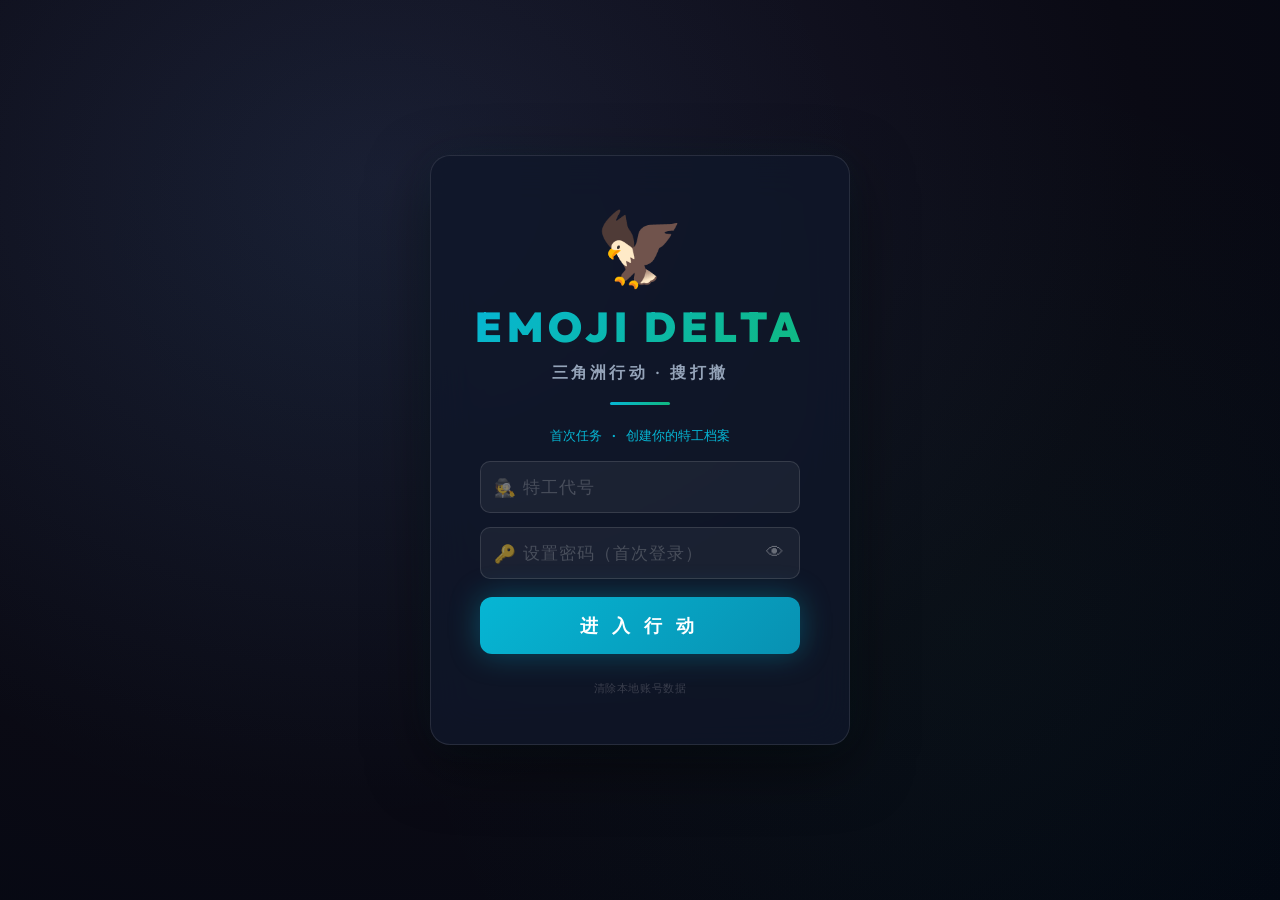
<file: client/index.html>
<!DOCTYPE html>
<html lang="zh-CN">
<head>
  <meta charset="UTF-8">
  <meta name="viewport" content="width=device-width, initial-scale=1.0">
  <title>Emoji Delta - 2D 搜打撤</title>
  <meta name="description" content="硬核 2D 搜打撤游戏，基于 HTML5 Canvas 与 Unicode Emoji。">
  <link rel="stylesheet" href="fonts/fonts.css">
  <link rel="stylesheet" href="style.css">
</head>
<body>
  <!-- Game Canvas -->
  <canvas id="gameCanvas"></canvas>

  <!-- Login Screen -->
  <div id="login-screen" class="login-container">
    <div class="login-bg-pattern"></div>
    <div class="login-card">
      <div class="login-logo">🦅</div>
      <h1 class="login-title">EMOJI DELTA</h1>
      <p class="login-subtitle">三角洲行动 · 搜打撤</p>
      <div class="login-divider"></div>
      <p id="login-greeting" class="login-greeting"></p>
      <div class="login-field">
        <span class="login-field-icon">🕵️</span>
        <input id="username-input" class="login-input" type="text" placeholder="特工代号" maxlength="16" autocomplete="off">
      </div>
      <div class="login-field">
        <span class="login-field-icon">🔑</span>
        <input id="password-input" class="login-input" type="password" placeholder="输入密码" maxlength="32" autocomplete="off">
        <button id="password-toggle" class="login-eye" type="button" tabindex="-1">👁</button>
      </div>
      <p id="password-error" class="login-error hidden"></p>
      <button id="login-btn" class="login-btn">进 入 行 动</button>
      <p class="login-footer">
        <a id="clear-account" class="login-clear" href="#">清除本地账号数据</a>
      </p>
    </div>
  </div>

  <!-- Start Screen -->
  <div id="start-screen" class="start-container hidden">
    <div class="start-bg-grid"></div>
    <div class="start-content">
      <div class="start-emoji">🦅</div>
      <h1 class="start-title">EMOJI DELTA</h1>
      <p class="start-subtitle">三角洲行动 · 搜打撤</p>
      <div class="start-divider"></div>
      <div class="start-info">
        <div class="info-row"><span>🎯</span><span>搜索物资 · 消灭敌人 · 安全撤离</span></div>
        <div class="info-row"><span>🕹️</span><span>WASD 移动 | Shift 冲刺 | 鼠标瞄准射击</span></div>
        <div class="info-row"><span>🎒</span><span>F 拾取 | R 换弹 | Tab 背包 | 4 使用药品</span></div>
      </div>
      <div id="operator-cards" class="op-selector">
        <!-- Populated by initOperatorPicker() -->
      </div>
      <div id="map-select-row" style="display:flex;gap:10px;align-items:center;justify-content:center;width:100%;">
        <span style="font-size:0.8rem;color:var(--text-sub);">🗺️ 选择地图:</span>
        <select id="map-select" style="padding:6px 12px;background:rgba(255,255,255,0.06);border:1px solid rgba(255,255,255,0.15);border-radius:8px;color:var(--text-main);font-family:var(--font-mono);font-size:0.8rem;outline:none;cursor:pointer;">
          <option value="maps/factory_01.json">🏭 废弃工厂 Factory-01</option>
        </select>
        <span style="font-size:0.55rem;color:rgba(255,255,255,0.2);">用 tools/map-editor.html 自制更多地图</span>
      </div>
      <div id="loadout-panel" class="stash-panel">
        <div class="stash-header"><span>⚔️ 已装备 (带入局内)</span><span id="equip-capacity-text" class="stash-coins">容量: 12</span></div>
        <div id="equipped-grid" class="stash-grid"></div>
      </div>
      <div id="stash-panel" class="stash-panel">
        <div class="stash-header">
          <span>🏚️ 仓库</span>
          <span id="stash-coins" class="stash-coins">💰 0</span>
        </div>
        <div id="stash-grid" class="stash-grid"></div>
        <div class="stash-actions">
          <label class="stash-select-all"><input type="checkbox" id="stash-select-all"> 全选</label>
          <button id="stash-equip-selected" class="small-btn equip-btn" disabled>⚔️ 装备选中</button>
          <button id="stash-sell-selected" class="small-btn sell-btn" disabled>💸 出售选中</button>
          <button id="sell-all-btn" class="small-btn sell-btn">💸 全部出售</button>
        </div>
      </div>
      <div id="shop-panel" class="stash-panel">
        <div class="stash-header"><span>🏪 商店</span><span class="stash-coins">点击购买</span></div>
        <div id="shop-grid" class="shop-grid"></div>
      </div>
      <button id="deploy-btn" class="deploy-btn">部 署 行 动</button>
      <p class="start-version">Phase 4 · 局外经济系统</p>
    </div>
  </div>

  <!-- HUD Overlay -->
  <div id="hud" class="hidden">
    <!-- Top Bar -->
    <div class="top-bar">
      <div class="mission-info glass-panel">
        <span class="pulse-dot"></span>
        <div class="info-text">
          <div class="mission-title">区域：DELTA-01</div>
          <div class="mission-status">行动进行中</div>
        </div>
      </div>

      <div id="top-coins" class="top-coins glass-panel">💰 50,000</div>

      <div id="container-loot-panel" class="container-loot-panel glass-panel hidden">
        <div class="container-loot-header">
          <span id="container-loot-title">📦 容器物品</span>
          <button id="container-loot-close" class="container-loot-close">✕</button>
        </div>
        <div id="container-loot-grid" class="container-loot-grid"></div>
        <button id="container-loot-all" class="container-loot-all">全部拾取</button>
        <div id="container-loot-hint" class="nearby-hint">物品保留在容器中，可随时回来取</div>
      </div>

      <div id="nearby-loot-panel" class="nearby-panel glass-panel hidden">
        <div class="nearby-header">
          <span>📦 附近物品</span>
          <span id="nearby-count">0 件</span>
        </div>
        <div id="nearby-loot-list" class="nearby-list"></div>
        <div class="nearby-hint">H 关闭 | 点击物品拾取</div>
      </div>

      <div id="extraction-banner" class="glass-panel hidden">
        <div class="extract-icon">🚁</div>
        <div class="extract-content">
          <div class="extract-title">撤离进行中</div>
          <div class="extract-bar-container">
            <div id="extract-progress-bar" class="extract-bar"></div>
          </div>
          <div id="extract-time-text" class="extract-time">10.0s</div>
        </div>
      </div>
    </div>

    <!-- Interaction Prompt -->
    <div id="interaction-prompt" class="glass-panel hidden">
      <span class="key-badge">F</span>
      <span id="interaction-text">拾取 战利品箱</span>
    </div>

    <!-- Bottom Left: Stats -->
    <div class="stats-container glass-panel">
      <div class="stat-header">
        <span class="avatar-icon">🕵️</span>
        <div class="player-details">
          <div id="player-name" class="player-name">特工</div>
          <div id="armor-class-text" class="armor-class">护甲</div>
        </div>
      </div>
      <div class="stat-bars">
        <div class="bar-group">
          <div class="bar-label"><span>生命值</span><span id="hp-text">100/100</span></div>
          <div class="bar-track"><div id="hp-fill" class="bar-fill hp-fill" style="width:100%;"></div></div>
        </div>
        <div class="bar-group">
          <div class="bar-label"><span>护甲</span><span id="armor-text">80/80</span></div>
          <div class="bar-track"><div id="armor-fill" class="bar-fill armor-fill" style="width:100%;"></div></div>
        </div>
        <div class="bar-group">
          <div class="bar-label"><span>体力</span><span id="stamina-text">100%</span></div>
          <div class="bar-track"><div id="stamina-fill" class="bar-fill stamina-fill" style="width:100%;"></div></div>
        </div>
      </div>
    </div>

    <!-- Bottom Right: Weapon -->
    <div class="weapon-container glass-panel">
      <div class="weapon-info">
        <div class="weapon-icon" id="weapon-icon-emoji">🔫</div>
        <div class="weapon-specs">
          <div class="weapon-name" id="weapon-name-text">TAC-SMG (9x19mm)</div>
          <div class="fire-mode">全自动</div>
        </div>
      </div>
      <div class="ammo-display">
        <span id="ammo-current" class="ammo-big">30</span>
        <span class="ammo-slash">/</span>
        <span id="ammo-max" class="ammo-small">120</span>
      </div>
      <div id="reloading-msg" class="reloading-text hidden">装弹中...</div>
      <div class="weapon-slots">
        <span id="weapon-slot-1" class="wp-slot active">🔫</span>
        <span id="weapon-slot-2" class="wp-slot">—</span>
      </div>
      <div id="item-counts" class="item-counts">
        <span id="grenade-count">🧨 0</span>
        <span id="medkit-count">💊 0</span>
      </div>
    </div>

    <!-- Inventory Drawer -->
    <div id="inventory-drawer" class="glass-panel">
      <div class="inv-header">
        <span>🎒 战利品背包</span>
        <span id="loot-count">0 / 12</span>
      </div>
      <div id="loot-grid" class="inv-grid"></div>
    </div>

    <!-- Notification Feed -->
    <div id="notification-feed"></div>
  </div>

  <!-- Result Modal -->
  <div id="result-modal" class="modal-container hidden">
    <div class="modal-box glass-panel">
      <div class="result-icon">🏆</div>
      <h1 id="result-title">撤离成功</h1>
      <p id="result-desc">你已安全撤离。以下是带出的珍贵战利品：</p>
      <div class="summary-loot" id="summary-loot-container"></div>
      <button id="restart-btn" class="glow-btn">开始新对局</button>
    </div>
  </div>

  <script type="module" src="js/main.js"></script>
</body>
</html>
</file>
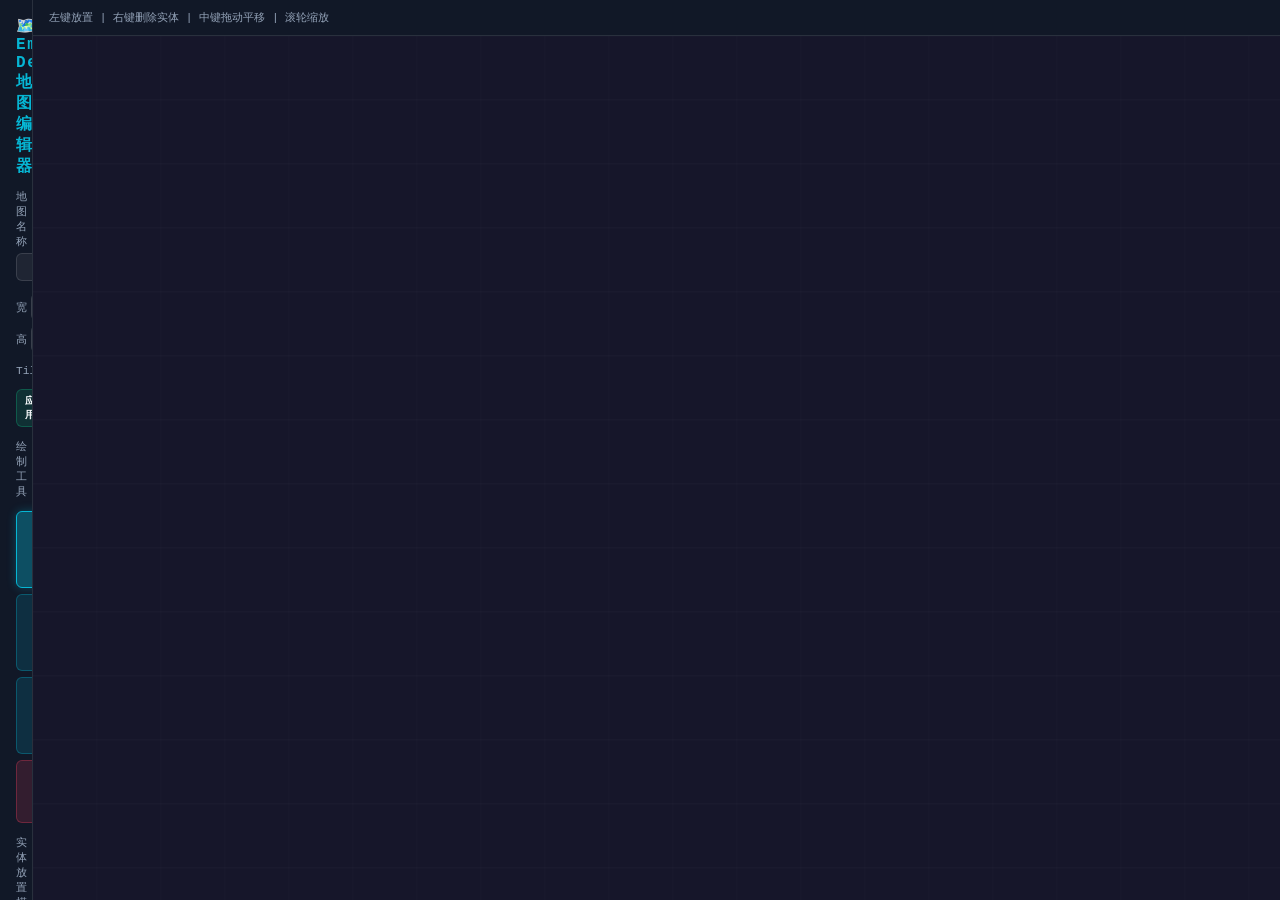
<file: tools/map-editor.html>
<!DOCTYPE html>
<html lang="zh-CN">
<head>
<meta charset="UTF-8">
<meta name="viewport" content="width=device-width, initial-scale=1.0">
<title>Emoji Delta 地图编辑器</title>
<style>
* { box-sizing: border-box; margin: 0; padding: 0; }
body { font-family: 'JetBrains Mono', 'Consolas', monospace; background: #0a0a14; color: #f8fafc; display: flex; height: 100vh; overflow: hidden; }
.sidebar { width: 300px; padding: 16px; background: #111827; border-right: 1px solid rgba(255,255,255,0.1); display: flex; flex-direction: column; gap: 12px; overflow-y: auto; }
.main { flex: 1; display: flex; flex-direction: column; }
.toolbar { padding: 10px 16px; background: #111827; border-bottom: 1px solid rgba(255,255,255,0.1); display: flex; gap: 10px; align-items: center; flex-wrap: wrap; }
.canvas-wrap { flex: 1; overflow: auto; position: relative; background: #030712; }
canvas { display: block; image-rendering: pixelated; }
h2 { font-size: 1rem; color: #06b6d4; letter-spacing: 0.1em; }
label { font-size: 0.7rem; color: #94a3b8; display: flex; flex-direction: column; gap: 4px; }
input, textarea, select, button { background: rgba(255,255,255,0.06); border: 1px solid rgba(255,255,255,0.12); border-radius: 6px; color: #f8fafc; padding: 6px 10px; font-family: inherit; font-size: 0.75rem; outline: none; }
input:focus, select:focus { border-color: #06b6d4; }
button { cursor: pointer; background: rgba(6,182,212,0.15); border-color: rgba(6,182,212,0.3); font-weight: 700; letter-spacing: 0.05em; transition: all 0.15s; }
button:hover { background: rgba(6,182,212,0.25); }
button.danger { background: rgba(244,63,94,0.15); border-color: rgba(244,63,94,0.3); }
button.danger:hover { background: rgba(244,63,94,0.25); }
button.green { background: rgba(16,185,129,0.15); border-color: rgba(16,185,129,0.3); }
.btn-row { display: flex; gap: 6px; flex-wrap: wrap; }
.tool-btn { padding: 6px 14px; font-size: 0.75rem; }
.tool-btn.active { background: rgba(6,182,212,0.35); border-color: #06b6d4; box-shadow: 0 0 10px rgba(6,182,212,0.3); }
.tile-label { display: inline-block; width: 16px; height: 16px; border-radius: 3px; margin-right: 4px; vertical-align: middle; }
.entity-list { max-height: 160px; overflow-y: auto; font-size: 0.7rem; }
.entity-item { padding: 4px 6px; border-radius: 4px; cursor: pointer; display: flex; justify-content: space-between; align-items: center; }
.entity-item:hover { background: rgba(255,255,255,0.06); }
.entity-item .del { color: #f43f5e; cursor: pointer; padding: 2px 6px; }
.stats { font-size: 0.7rem; color: #94a3b8; }
.stats span { color: #f59e0b; }
</style>
</head>
<body>
<div class="sidebar">
  <h2>🗺️ Emoji Delta 地图编辑器</h2>
  <label>地图名称 <input id="mapName" value="新地图"></label>
  <div class="btn-row" style="gap:4px;">
    <label style="flex-direction:row;align-items:center;gap:4px;">宽<input id="mapW" type="number" value="50" min="10" max="100" style="width:55px;"></label>
    <label style="flex-direction:row;align-items:center;gap:4px;">高<input id="mapH" type="number" value="38" min="10" max="80" style="width:55px;"></label>
    <label style="flex-direction:row;align-items:center;gap:4px;">Tile<input id="tileSize" type="number" value="64" min="32" max="128" style="width:55px;"></label>
    <button id="resizeBtn" class="green" style="padding:4px 8px;font-size:0.65rem;">应用</button>
  </div>

  <label>绘制工具</label>
  <div class="btn-row">
    <button id="toolEmpty" class="tool-btn active">⬜ 空地 (0)</button>
    <button id="toolWall" class="tool-btn">🧱 墙壁 (1)</button>
    <button id="toolTree" class="tool-btn">🌲 树木 (2)</button>
    <button id="toolErase" class="tool-btn danger">🗑️ 擦除</button>
  </div>

  <label>实体放置模式</label>
  <div class="btn-row">
    <button id="modeSpawn" class="tool-btn">🟢 出生点</button>
    <button id="modeContainer" class="tool-btn">📦 容器</button>
    <button id="modeExtract" class="tool-btn">🚁 撤离点</button>
    <button id="modePatrol" class="tool-btn">🔵 巡逻点</button>
  </div>

  <div id="entityExtra" style="display:none;">
    <label>队伍 <select id="spawnTeam"><option value="pmc">PMC</option><option value="scav">Scav</option></select></label>
    <label id="containerTypeLabel" style="display:none;">容器类型 <select id="containerType"><option value="filing_cabinet">🗄️ 文件柜</option><option value="wardrobe">🚪 衣柜</option><option value="safe">🔐 保险柜</option></select></label>
    <label id="extractSizeLabel" style="display:none;">撤离点大小 (tiles) <input id="extractW" type="number" value="3" min="1" max="6" style="width:55px;"> x <input id="extractH" type="number" value="3" min="1" max="6" style="width:55px;"></label>
  </div>

  <div class="stats">
    图块: <span id="statTiles">0</span> |
    出生点: <span id="statSpawns">0</span> |
    容器: <span id="statContainers">0</span> |
    撤离点: <span id="statExtracts">0</span>
  </div>

  <button id="exportBtn" class="green">📥 导出 JSON</button>
  <button id="importBtn">📤 导入 JSON</button>
  <input type="file" id="importFile" accept=".json" style="display:none;">
  <button id="clearBtn" class="danger">🗑️ 清空全部</button>

  <label>导入 JSON 文本
    <textarea id="importText" rows="4" placeholder="粘贴 JSON 到这里..." style="resize:vertical;"></textarea>
  </label>
  <button id="importTextBtn">从文本导入</button>
</div>

<div class="main">
  <div class="toolbar">
    <span style="font-size:0.7rem;color:#94a3b8;">左键放置 | 右键删除实体 | 中键拖动平移 | 滚轮缩放</span>
  </div>
  <div class="canvas-wrap">
    <canvas id="grid"></canvas>
  </div>
</div>

<script>
const canvas = document.getElementById('grid');
const ctx = canvas.getContext('2d');

// Default map data
let mapData = {
  name: '新地图',
  width: 50, height: 38, tileSize: 64,
  worldWidth: 3200, worldHeight: 2432,
  tiles: Array(38).fill(null).map(() => Array(50).fill(0)),
  spawns: [],
  containers: [],
  extractions: [],
  patrolNodes: [],
  lootPoints: []
};

// Drawing state
let currentTool = 0; // 0=empty, 1=wall, 2=tree
let placeMode = ''; // '', 'spawn', 'container', 'extract', 'patrol'
let zoom = 1;
let panX = 0, panY = 0;
let dragging = false, dragStartX = 0, dragStartY = 0;
let mouseTileX = -1, mouseTileY = -1;

function rebuildTiles(w, h) {
  const old = mapData.tiles;
  const newTiles = [];
  for (let y = 0; y < h; y++) {
    const row = [];
    for (let x = 0; x < w; x++) {
      row.push((old[y] && old[y][x] != null) ? old[y][x] : 0);
    }
    newTiles.push(row);
  }
  return newTiles;
}

function updateWorldSize() {
  mapData.worldWidth = mapData.width * mapData.tileSize;
  mapData.worldHeight = mapData.height * mapData.tileSize;
}

function resizeMap() {
  const w = parseInt(document.getElementById('mapW').value) || 50;
  const h = parseInt(document.getElementById('mapH').value) || 38;
  const ts = parseInt(document.getElementById('tileSize').value) || 64;
  mapData.width = w; mapData.height = h; mapData.tileSize = ts;
  mapData.tiles = rebuildTiles(w, h);
  updateWorldSize();
  render();
}

document.getElementById('resizeBtn').addEventListener('click', resizeMap);

// Generate initial tiles string array
function tilesToJSON() { return mapData.tiles.map(r => r.join(',')); }

function drawTile(x, y, val) {
  if (y >= 0 && y < mapData.height && x >= 0 && x < mapData.width) {
    mapData.tiles[y][x] = val;
  }
}

function addEntity(x, y) {
  switch (placeMode) {
    case 'spawn':
      mapData.spawns.push({ x, y, team: document.getElementById('spawnTeam').value });
      break;
    case 'container':
      mapData.containers.push({ x, y, type: document.getElementById('containerType').value });
      break;
    case 'extract':
      mapData.extractions.push({ x, y, w: parseInt(document.getElementById('extractW').value)||3, h: parseInt(document.getElementById('extractH').value)||3, name: '撤离点', emoji: '🚁' });
      break;
    case 'patrol':
      mapData.patrolNodes.push({ x, y, radius: 200 });
      break;
  }
  render();
}

function deleteEntityAt(x, y) {
  mapData.spawns = mapData.spawns.filter(s => s.x !== x || s.y !== y);
  mapData.containers = mapData.containers.filter(c => c.x !== x || c.y !== y);
  mapData.extractions = mapData.extractions.filter(e => e.x !== x || e.y !== y);
  mapData.patrolNodes = mapData.patrolNodes.filter(p => p.x !== x || p.y !== y);
  render();
  updateStats();
}

function clearAll() {
  if (!confirm('确定清空全部数据？')) return;
  mapData.tiles = Array(mapData.height).fill(null).map(() => Array(mapData.width).fill(0));
  mapData.spawns = [];
  mapData.containers = [];
  mapData.extractions = [];
  mapData.patrolNodes = [];
  mapData.lootPoints = [];
  render();
  updateStats();
}

function exportJSON() {
  const out = {
    name: document.getElementById('mapName').value || mapData.name,
    width: mapData.width, height: mapData.height, tileSize: mapData.tileSize,
    worldWidth: mapData.worldWidth, worldHeight: mapData.worldHeight,
    tiles: tilesToJSON(),
    spawns: mapData.spawns,
    lootPoints: mapData.lootPoints,
    containers: mapData.containers,
    patrolNodes: mapData.patrolNodes,
    extractions: mapData.extractions
  };
  const blob = new Blob([JSON.stringify(out, null, 2)], { type: 'application/json' });
  const url = URL.createObjectURL(blob);
  const a = document.createElement('a');
  a.href = url; a.download = (out.name.replace(/\s+/g,'_') || 'map') + '.json';
  a.click(); URL.revokeObjectURL(url);
}

function importJSON(json) {
  try {
    const data = typeof json === 'string' ? JSON.parse(json) : json;
    mapData.name = data.name || '未命名地图';
    mapData.width = data.width || 50;
    mapData.height = data.height || 38;
    mapData.tileSize = data.tileSize || 64;
    updateWorldSize();
    document.getElementById('mapName').value = mapData.name;
    document.getElementById('mapW').value = mapData.width;
    document.getElementById('mapH').value = mapData.height;
    document.getElementById('tileSize').value = mapData.tileSize;
    // Parse tiles
    if (Array.isArray(data.tiles) && data.tiles.length > 0) {
      if (typeof data.tiles[0] === 'string') {
        mapData.tiles = data.tiles.map(r => r.split(',').map(Number));
      } else {
        mapData.tiles = data.tiles;
      }
    }
    // Ensure correct dimensions
    while (mapData.tiles.length < mapData.height) mapData.tiles.push(Array(mapData.width).fill(0));
    mapData.tiles = mapData.tiles.slice(0, mapData.height).map(r => {
      while (r.length < mapData.width) r.push(0);
      return r.slice(0, mapData.width);
    });
    mapData.spawns = data.spawns || [];
    mapData.containers = data.containers || [];
    mapData.extractions = data.extractions || [];
    mapData.patrolNodes = data.patrolNodes || [];
    mapData.lootPoints = data.lootPoints || [];
    render();
    updateStats();
  } catch(e) { alert('JSON 解析失败: ' + e.message); }
}

document.getElementById('exportBtn').addEventListener('click', exportJSON);
document.getElementById('importBtn').addEventListener('click', () => document.getElementById('importFile').click());
document.getElementById('importFile').addEventListener('change', (e) => {
  const f = e.target.files[0];
  if (!f) return;
  const reader = new FileReader();
  reader.onload = () => { importJSON(reader.result); e.target.value = ''; };
  reader.readAsText(f);
});
document.getElementById('importTextBtn').addEventListener('click', () => {
  const text = document.getElementById('importText').value.trim();
  if (text) importJSON(text);
});
document.getElementById('clearBtn').addEventListener('click', clearAll);

// Tool buttons
document.getElementById('toolEmpty').addEventListener('click', () => { currentTool=0; updateToolUI(); });
document.getElementById('toolWall').addEventListener('click', () => { currentTool=1; updateToolUI(); });
document.getElementById('toolTree').addEventListener('click', () => { currentTool=2; updateToolUI(); });
function updateToolUI() {
  document.querySelectorAll('#toolEmpty,#toolWall,#toolTree').forEach(b => b.classList.remove('active'));
  if (currentTool === 0) document.getElementById('toolEmpty').classList.add('active');
  if (currentTool === 1) document.getElementById('toolWall').classList.add('active');
  if (currentTool === 2) document.getElementById('toolTree').classList.add('active');
  placeMode = '';
  updateModeUI();
}

// Mode buttons
function setMode(mode) {
  placeMode = (placeMode === mode) ? '' : mode;
  updateModeUI();
  document.getElementById('entityExtra').style.display = placeMode ? 'block' : 'none';
  document.getElementById('containerTypeLabel').style.display = placeMode === 'container' ? 'block' : 'none';
  document.getElementById('extractSizeLabel').style.display = placeMode === 'extract' ? 'block' : 'none';
}
document.getElementById('modeSpawn').addEventListener('click', () => setMode('spawn'));
document.getElementById('modeContainer').addEventListener('click', () => setMode('container'));
document.getElementById('modeExtract').addEventListener('click', () => setMode('extract'));
document.getElementById('modePatrol').addEventListener('click', () => setMode('patrol'));
function updateModeUI() {
  ['modeSpawn','modeContainer','modeExtract','modePatrol'].forEach(id => {
    const btn = document.getElementById(id);
    const mode = id.replace('mode','').toLowerCase();
    // map patrolNode → patrol
    const m = mode === 'patrol' ? 'patrol' : mode;
    btn.classList.toggle('active', placeMode === m || placeMode === (m==='patrol'?'patrol':m));
  });
}

function updateStats() {
  document.getElementById('statTiles').innerText = `${mapData.width}x${mapData.height}`;
  document.getElementById('statSpawns').innerText = mapData.spawns.length;
  document.getElementById('statContainers').innerText = mapData.containers.length;
  document.getElementById('statExtracts').innerText = mapData.extractions.length;
}

// Render
function render() {
  const ts = mapData.tileSize;
  const w = mapData.width * ts;
  const h = mapData.height * ts;
  canvas.width = w;
  canvas.height = h;
  canvas.style.width = (w * zoom) + 'px';
  canvas.style.height = (h * zoom) + 'px';

  ctx.clearRect(0, 0, w, h);

  // Grid
  for (let y = 0; y < mapData.height; y++) {
    for (let x = 0; x < mapData.width; x++) {
      const val = mapData.tiles[y][x];
      const px = x * ts, py = y * ts;
      if (val === 0) { ctx.fillStyle = '#16162a'; }
      else if (val === 1) { ctx.fillStyle = '#3d3d5c'; }
      else if (val === 2) { ctx.fillStyle = '#1a3a1a'; }
      ctx.fillRect(px, py, ts, ts);
      // Tile emoji
      if (val === 1) {
        ctx.fillStyle = '#888';
        ctx.font = `${ts*0.5}px sans-serif`;
        ctx.fillText('🧱', px+ts*0.12, py+ts*0.65);
      } else if (val === 2) {
        ctx.fillStyle = '#4a4';
        ctx.font = `${ts*0.5}px sans-serif`;
        ctx.fillText('🌲', px+ts*0.12, py+ts*0.65);
      }
      // Grid line
      ctx.strokeStyle = 'rgba(255,255,255,0.04)';
      ctx.lineWidth = 0.5;
      ctx.strokeRect(px, py, ts, ts);
    }
  }

  // Spawns
  for (const s of mapData.spawns) {
    const px = s.x * ts + ts/2, py = s.y * ts + ts/2;
    ctx.fillStyle = s.team === 'pmc' ? 'rgba(6,182,212,0.35)' : 'rgba(244,63,94,0.3)';
    ctx.beginPath(); ctx.arc(px, py, ts*0.35, 0, Math.PI*2); ctx.fill();
    ctx.fillStyle = '#fff'; ctx.font = `${ts*0.35}px sans-serif`;
    ctx.fillText(s.team==='pmc'?'🕵️':'🧟', px-ts*0.18, py+ts*0.12);
    // label
    ctx.fillStyle = 'rgba(255,255,255,0.6)'; ctx.font = `${ts*0.22}px monospace`;
    ctx.fillText(`${s.x},${s.y}`, px-ts*0.25, py-ts*0.45);
  }

  // Containers
  for (const c of mapData.containers) {
    const px = c.x * ts + ts/2, py = c.y * ts + ts/2;
    ctx.fillStyle = 'rgba(245,158,11,0.35)';
    ctx.fillRect(px-ts*0.35, py-ts*0.35, ts*0.7, ts*0.7);
    ctx.strokeStyle = 'rgba(245,158,11,0.6)'; ctx.lineWidth = 2;
    ctx.strokeRect(px-ts*0.35, py-ts*0.35, ts*0.7, ts*0.7);
    const emoji = { safe:'🔐', filing_cabinet:'🗄️', wardrobe:'🚪' }[c.type] || '📦';
    ctx.fillStyle = '#fff'; ctx.font = `${ts*0.4}px sans-serif`;
    ctx.fillText(emoji, px-ts*0.2, py+ts*0.15);
  }

  // Extractions
  for (const ext of mapData.extractions) {
    const px = ext.x * ts + ts/2, py = ext.y * ts + ts/2;
    const ew = (ext.w||3)*ts, eh = (ext.h||3)*ts;
    ctx.fillStyle = 'rgba(16,185,129,0.2)';
    ctx.fillRect(px-ew/2, py-eh/2, ew, eh);
    ctx.strokeStyle = 'rgba(16,185,129,0.5)'; ctx.lineWidth = 2; ctx.setLineDash([6,3]);
    ctx.strokeRect(px-ew/2, py-eh/2, ew, eh); ctx.setLineDash([]);
    ctx.fillStyle = '#fff'; ctx.font = `${ts*0.5}px sans-serif`;
    ctx.fillText(ext.emoji||'🚁', px-ts*0.2, py+ts*0.15);
    ctx.fillStyle = 'rgba(255,255,255,0.5)'; ctx.font = `${ts*0.2}px monospace`;
    ctx.fillText(ext.name||'', px-ts*0.4, py-eh/2-4);
  }

  // Patrol nodes
  for (const p of mapData.patrolNodes) {
    const px = p.x * ts + ts/2, py = p.y * ts + ts/2;
    ctx.strokeStyle = 'rgba(59,130,246,0.4)'; ctx.lineWidth = 1.5;
    ctx.beginPath(); ctx.arc(px, py, (p.radius||200)/ts*ts*0.3, 0, Math.PI*2); ctx.stroke();
    ctx.fillStyle = 'rgba(59,130,246,0.6)';
    ctx.beginPath(); ctx.arc(px, py, ts*0.15, 0, Math.PI*2); ctx.fill();
    ctx.fillStyle = '#fff'; ctx.font = `${ts*0.2}px monospace`;
    ctx.fillText(`P`, px-ts*0.12, py+ts*0.08);
  }

  // Mouse highlight
  if (mouseTileX >= 0 && mouseTileX < mapData.width && mouseTileY >= 0 && mouseTileY < mapData.height) {
    const px = mouseTileX * ts, py = mouseTileY * ts;
    ctx.strokeStyle = '#f59e0b'; ctx.lineWidth = 2;
    ctx.strokeRect(px+1, py+1, ts-2, ts-2);
  }
}

// Mouse handling
canvas.addEventListener('mousedown', (e) => {
  if (e.button === 1) { dragging = true; dragStartX = e.clientX; dragStartY = e.clientY; return; }
  const rect = canvas.getBoundingClientRect();
  const mx = (e.clientX - rect.left) / zoom;
  const my = (e.clientY - rect.top) / zoom;
  const tx = Math.floor(mx / mapData.tileSize);
  const ty = Math.floor(my / mapData.tileSize);

  if (e.button === 0) { // left click
    if (placeMode) { addEntity(tx, ty); updateStats(); }
    else { drawTile(tx, ty, currentTool); render(); }
  } else if (e.button === 2) { // right click
    deleteEntityAt(tx, ty);
    e.preventDefault();
  }
});

canvas.addEventListener('mousemove', (e) => {
  if (dragging) {
    const wrap = document.querySelector('.canvas-wrap');
    wrap.scrollLeft -= (e.clientX - dragStartX);
    wrap.scrollTop -= (e.clientY - dragStartY);
    dragStartX = e.clientX; dragStartY = e.clientY;
    return;
  }
  const rect = canvas.getBoundingClientRect();
  const mx = (e.clientX - rect.left) / zoom;
  const my = (e.clientY - rect.top) / zoom;
  const tx = Math.floor(mx / mapData.tileSize);
  const ty = Math.floor(my / mapData.tileSize);
  if (tx !== mouseTileX || ty !== mouseTileY) {
    mouseTileX = tx; mouseTileY = ty;
    // Draw continuously if mouse is down
    if (e.buttons & 1 && !placeMode) { drawTile(tx, ty, currentTool); }
    render();
  }
});

canvas.addEventListener('mouseup', () => { dragging = false; });
canvas.addEventListener('mouseleave', () => { dragging = false; mouseTileX=-1; mouseTileY=-1; render(); });
canvas.addEventListener('contextmenu', e => e.preventDefault());
canvas.addEventListener('wheel', (e) => {
  e.preventDefault();
  const delta = e.deltaY > 0 ? -0.1 : 0.1;
  zoom = Math.max(0.2, Math.min(3, zoom + delta));
  render();
});

// Init
document.getElementById('mapName').value = mapData.name;
document.getElementById('mapW').value = mapData.width;
document.getElementById('mapH').value = mapData.height;
document.getElementById('tileSize').value = mapData.tileSize;
updateWorldSize();
updateStats();
render();
</script>
</body>
</html>
</file>
<file: client/fonts/fonts.css>
/* cyrillic-ext */
@font-face {
  font-family: 'Inter';
  font-style: normal;
  font-weight: 400;
  font-display: swap;
  src: url(UcCo3FwrK3iLTcvvYwYL8g.woff2) format('woff2');
  unicode-range: U+0460-052F, U+1C80-1C8A, U+20B4, U+2DE0-2DFF, U+A640-A69F, U+FE2E-FE2F;
}
/* cyrillic */
@font-face {
  font-family: 'Inter';
  font-style: normal;
  font-weight: 400;
  font-display: swap;
  src: url(UcCo3FwrK3iLTcvmYwYL8g.woff2) format('woff2');
  unicode-range: U+0301, U+0400-045F, U+0490-0491, U+04B0-04B1, U+2116;
}
/* greek-ext */
@font-face {
  font-family: 'Inter';
  font-style: normal;
  font-weight: 400;
  font-display: swap;
  src: url(UcCo3FwrK3iLTcvuYwYL8g.woff2) format('woff2');
  unicode-range: U+1F00-1FFF;
}
/* greek */
@font-face {
  font-family: 'Inter';
  font-style: normal;
  font-weight: 400;
  font-display: swap;
  src: url(UcCo3FwrK3iLTcvhYwYL8g.woff2) format('woff2');
  unicode-range: U+0370-0377, U+037A-037F, U+0384-038A, U+038C, U+038E-03A1, U+03A3-03FF;
}
/* vietnamese */
@font-face {
  font-family: 'Inter';
  font-style: normal;
  font-weight: 400;
  font-display: swap;
  src: url(UcCo3FwrK3iLTcvtYwYL8g.woff2) format('woff2');
  unicode-range: U+0102-0103, U+0110-0111, U+0128-0129, U+0168-0169, U+01A0-01A1, U+01AF-01B0, U+0300-0301, U+0303-0304, U+0308-0309, U+0323, U+0329, U+1EA0-1EF9, U+20AB;
}
/* latin-ext */
@font-face {
  font-family: 'Inter';
  font-style: normal;
  font-weight: 400;
  font-display: swap;
  src: url(UcCo3FwrK3iLTcvsYwYL8g.woff2) format('woff2');
  unicode-range: U+0100-02BA, U+02BD-02C5, U+02C7-02CC, U+02CE-02D7, U+02DD-02FF, U+0304, U+0308, U+0329, U+1D00-1DBF, U+1E00-1E9F, U+1EF2-1EFF, U+2020, U+20A0-20AB, U+20AD-20C0, U+2113, U+2C60-2C7F, U+A720-A7FF;
}
/* latin */
@font-face {
  font-family: 'Inter';
  font-style: normal;
  font-weight: 400;
  font-display: swap;
  src: url(UcCo3FwrK3iLTcviYwY.woff2) format('woff2');
  unicode-range: U+0000-00FF, U+0131, U+0152-0153, U+02BB-02BC, U+02C6, U+02DA, U+02DC, U+0304, U+0308, U+0329, U+2000-206F, U+20AC, U+2122, U+2191, U+2193, U+2212, U+2215, U+FEFF, U+FFFD;
}
/* cyrillic-ext */
@font-face {
  font-family: 'Inter';
  font-style: normal;
  font-weight: 600;
  font-display: swap;
  src: url(UcCo3FwrK3iLTcvvYwYL8g.woff2) format('woff2');
  unicode-range: U+0460-052F, U+1C80-1C8A, U+20B4, U+2DE0-2DFF, U+A640-A69F, U+FE2E-FE2F;
}
/* cyrillic */
@font-face {
  font-family: 'Inter';
  font-style: normal;
  font-weight: 600;
  font-display: swap;
  src: url(UcCo3FwrK3iLTcvmYwYL8g.woff2) format('woff2');
  unicode-range: U+0301, U+0400-045F, U+0490-0491, U+04B0-04B1, U+2116;
}
/* greek-ext */
@font-face {
  font-family: 'Inter';
  font-style: normal;
  font-weight: 600;
  font-display: swap;
  src: url(UcCo3FwrK3iLTcvuYwYL8g.woff2) format('woff2');
  unicode-range: U+1F00-1FFF;
}
/* greek */
@font-face {
  font-family: 'Inter';
  font-style: normal;
  font-weight: 600;
  font-display: swap;
  src: url(UcCo3FwrK3iLTcvhYwYL8g.woff2) format('woff2');
  unicode-range: U+0370-0377, U+037A-037F, U+0384-038A, U+038C, U+038E-03A1, U+03A3-03FF;
}
/* vietnamese */
@font-face {
  font-family: 'Inter';
  font-style: normal;
  font-weight: 600;
  font-display: swap;
  src: url(UcCo3FwrK3iLTcvtYwYL8g.woff2) format('woff2');
  unicode-range: U+0102-0103, U+0110-0111, U+0128-0129, U+0168-0169, U+01A0-01A1, U+01AF-01B0, U+0300-0301, U+0303-0304, U+0308-0309, U+0323, U+0329, U+1EA0-1EF9, U+20AB;
}
/* latin-ext */
@font-face {
  font-family: 'Inter';
  font-style: normal;
  font-weight: 600;
  font-display: swap;
  src: url(UcCo3FwrK3iLTcvsYwYL8g.woff2) format('woff2');
  unicode-range: U+0100-02BA, U+02BD-02C5, U+02C7-02CC, U+02CE-02D7, U+02DD-02FF, U+0304, U+0308, U+0329, U+1D00-1DBF, U+1E00-1E9F, U+1EF2-1EFF, U+2020, U+20A0-20AB, U+20AD-20C0, U+2113, U+2C60-2C7F, U+A720-A7FF;
}
/* latin */
@font-face {
  font-family: 'Inter';
  font-style: normal;
  font-weight: 600;
  font-display: swap;
  src: url(UcCo3FwrK3iLTcviYwY.woff2) format('woff2');
  unicode-range: U+0000-00FF, U+0131, U+0152-0153, U+02BB-02BC, U+02C6, U+02DA, U+02DC, U+0304, U+0308, U+0329, U+2000-206F, U+20AC, U+2122, U+2191, U+2193, U+2212, U+2215, U+FEFF, U+FFFD;
}
/* cyrillic-ext */
@font-face {
  font-family: 'Inter';
  font-style: normal;
  font-weight: 800;
  font-display: swap;
  src: url(UcCo3FwrK3iLTcvvYwYL8g.woff2) format('woff2');
  unicode-range: U+0460-052F, U+1C80-1C8A, U+20B4, U+2DE0-2DFF, U+A640-A69F, U+FE2E-FE2F;
}
/* cyrillic */
@font-face {
  font-family: 'Inter';
  font-style: normal;
  font-weight: 800;
  font-display: swap;
  src: url(UcCo3FwrK3iLTcvmYwYL8g.woff2) format('woff2');
  unicode-range: U+0301, U+0400-045F, U+0490-0491, U+04B0-04B1, U+2116;
}
/* greek-ext */
@font-face {
  font-family: 'Inter';
  font-style: normal;
  font-weight: 800;
  font-display: swap;
  src: url(UcCo3FwrK3iLTcvuYwYL8g.woff2) format('woff2');
  unicode-range: U+1F00-1FFF;
}
/* greek */
@font-face {
  font-family: 'Inter';
  font-style: normal;
  font-weight: 800;
  font-display: swap;
  src: url(UcCo3FwrK3iLTcvhYwYL8g.woff2) format('woff2');
  unicode-range: U+0370-0377, U+037A-037F, U+0384-038A, U+038C, U+038E-03A1, U+03A3-03FF;
}
/* vietnamese */
@font-face {
  font-family: 'Inter';
  font-style: normal;
  font-weight: 800;
  font-display: swap;
  src: url(UcCo3FwrK3iLTcvtYwYL8g.woff2) format('woff2');
  unicode-range: U+0102-0103, U+0110-0111, U+0128-0129, U+0168-0169, U+01A0-01A1, U+01AF-01B0, U+0300-0301, U+0303-0304, U+0308-0309, U+0323, U+0329, U+1EA0-1EF9, U+20AB;
}
/* latin-ext */
@font-face {
  font-family: 'Inter';
  font-style: normal;
  font-weight: 800;
  font-display: swap;
  src: url(UcCo3FwrK3iLTcvsYwYL8g.woff2) format('woff2');
  unicode-range: U+0100-02BA, U+02BD-02C5, U+02C7-02CC, U+02CE-02D7, U+02DD-02FF, U+0304, U+0308, U+0329, U+1D00-1DBF, U+1E00-1E9F, U+1EF2-1EFF, U+2020, U+20A0-20AB, U+20AD-20C0, U+2113, U+2C60-2C7F, U+A720-A7FF;
}
/* latin */
@font-face {
  font-family: 'Inter';
  font-style: normal;
  font-weight: 800;
  font-display: swap;
  src: url(UcCo3FwrK3iLTcviYwY.woff2) format('woff2');
  unicode-range: U+0000-00FF, U+0131, U+0152-0153, U+02BB-02BC, U+02C6, U+02DA, U+02DC, U+0304, U+0308, U+0329, U+2000-206F, U+20AC, U+2122, U+2191, U+2193, U+2212, U+2215, U+FEFF, U+FFFD;
}
/* cyrillic-ext */
@font-face {
  font-family: 'JetBrains Mono';
  font-style: normal;
  font-weight: 500;
  font-display: swap;
  src: url(tDbY2o-flEEny0FZhsfKu5WU4zr3E_BX0PnT8RD8-qxTN1OVgaY.woff2) format('woff2');
  unicode-range: U+0460-052F, U+1C80-1C8A, U+20B4, U+2DE0-2DFF, U+A640-A69F, U+FE2E-FE2F;
}
/* cyrillic */
@font-face {
  font-family: 'JetBrains Mono';
  font-style: normal;
  font-weight: 500;
  font-display: swap;
  src: url(tDbY2o-flEEny0FZhsfKu5WU4zr3E_BX0PnT8RD8-qxTPlOVgaY.woff2) format('woff2');
  unicode-range: U+0301, U+0400-045F, U+0490-0491, U+04B0-04B1, U+2116;
}
/* greek */
@font-face {
  font-family: 'JetBrains Mono';
  font-style: normal;
  font-weight: 500;
  font-display: swap;
  src: url(tDbY2o-flEEny0FZhsfKu5WU4zr3E_BX0PnT8RD8-qxTOVOVgaY.woff2) format('woff2');
  unicode-range: U+0370-0377, U+037A-037F, U+0384-038A, U+038C, U+038E-03A1, U+03A3-03FF;
}
/* vietnamese */
@font-face {
  font-family: 'JetBrains Mono';
  font-style: normal;
  font-weight: 500;
  font-display: swap;
  src: url(tDbY2o-flEEny0FZhsfKu5WU4zr3E_BX0PnT8RD8-qxTNVOVgaY.woff2) format('woff2');
  unicode-range: U+0102-0103, U+0110-0111, U+0128-0129, U+0168-0169, U+01A0-01A1, U+01AF-01B0, U+0300-0301, U+0303-0304, U+0308-0309, U+0323, U+0329, U+1EA0-1EF9, U+20AB;
}
/* latin-ext */
@font-face {
  font-family: 'JetBrains Mono';
  font-style: normal;
  font-weight: 500;
  font-display: swap;
  src: url(tDbY2o-flEEny0FZhsfKu5WU4zr3E_BX0PnT8RD8-qxTNFOVgaY.woff2) format('woff2');
  unicode-range: U+0100-02BA, U+02BD-02C5, U+02C7-02CC, U+02CE-02D7, U+02DD-02FF, U+0304, U+0308, U+0329, U+1D00-1DBF, U+1E00-1E9F, U+1EF2-1EFF, U+2020, U+20A0-20AB, U+20AD-20C0, U+2113, U+2C60-2C7F, U+A720-A7FF;
}
/* latin */
@font-face {
  font-family: 'JetBrains Mono';
  font-style: normal;
  font-weight: 500;
  font-display: swap;
  src: url(tDbY2o-flEEny0FZhsfKu5WU4zr3E_BX0PnT8RD8-qxTOlOV.woff2) format('woff2');
  unicode-range: U+0000-00FF, U+0131, U+0152-0153, U+02BB-02BC, U+02C6, U+02DA, U+02DC, U+0304, U+0308, U+0329, U+2000-206F, U+20AC, U+2122, U+2191, U+2193, U+2212, U+2215, U+FEFF, U+FFFD;
}
/* latin-ext */
@font-face {
  font-family: 'Outfit';
  font-style: normal;
  font-weight: 700;
  font-display: swap;
  src: url(QGYvz_MVcBeNP4NJuktqQ4E.woff2) format('woff2');
  unicode-range: U+0100-02BA, U+02BD-02C5, U+02C7-02CC, U+02CE-02D7, U+02DD-02FF, U+0304, U+0308, U+0329, U+1D00-1DBF, U+1E00-1E9F, U+1EF2-1EFF, U+2020, U+20A0-20AB, U+20AD-20C0, U+2113, U+2C60-2C7F, U+A720-A7FF;
}
/* latin */
@font-face {
  font-family: 'Outfit';
  font-style: normal;
  font-weight: 700;
  font-display: swap;
  src: url(QGYvz_MVcBeNP4NJtEtq.woff2) format('woff2');
  unicode-range: U+0000-00FF, U+0131, U+0152-0153, U+02BB-02BC, U+02C6, U+02DA, U+02DC, U+0304, U+0308, U+0329, U+2000-206F, U+20AC, U+2122, U+2191, U+2193, U+2212, U+2215, U+FEFF, U+FFFD;
}
/* latin-ext */
@font-face {
  font-family: 'Outfit';
  font-style: normal;
  font-weight: 900;
  font-display: swap;
  src: url(QGYvz_MVcBeNP4NJuktqQ4E.woff2) format('woff2');
  unicode-range: U+0100-02BA, U+02BD-02C5, U+02C7-02CC, U+02CE-02D7, U+02DD-02FF, U+0304, U+0308, U+0329, U+1D00-1DBF, U+1E00-1E9F, U+1EF2-1EFF, U+2020, U+20A0-20AB, U+20AD-20C0, U+2113, U+2C60-2C7F, U+A720-A7FF;
}
/* latin */
@font-face {
  font-family: 'Outfit';
  font-style: normal;
  font-weight: 900;
  font-display: swap;
  src: url(QGYvz_MVcBeNP4NJtEtq.woff2) format('woff2');
  unicode-range: U+0000-00FF, U+0131, U+0152-0153, U+02BB-02BC, U+02C6, U+02DA, U+02DC, U+0304, U+0308, U+0329, U+2000-206F, U+20AC, U+2122, U+2191, U+2193, U+2212, U+2215, U+FEFF, U+FFFD;
}
</file>
<file: client/style.css>
/* style.css - Tactical Design System for Emoji Delta */

:root {
  --bg-base: #090d16;
  --glass-bg: rgba(15, 23, 42, 0.65);
  --glass-border: rgba(255, 255, 255, 0.12);
  --glass-shadow: 0 8px 32px 0 rgba(0, 0, 0, 0.37);

  --accent-cyan: #06b6d4;
  --accent-emerald: #10b981;
  --accent-rose: #f43f5e;
  --accent-amber: #f59e0b;
  --accent-blue: #3b82f6;

  --text-main: #f8fafc;
  --text-sub: #94a3b8;

  --font-sans: 'Inter', sans-serif;
  --font-display: 'Outfit', sans-serif;
  --font-mono: 'JetBrains Mono', monospace;
}

* { box-sizing: border-box; margin: 0; padding: 0; user-select: none; }

body, html {
  width: 100%; height: 100%;
  overflow: hidden;
  background-color: var(--bg-base);
  font-family: var(--font-sans);
  color: var(--text-main);
}

/* Canvas */
#gameCanvas {
  position: absolute; top: 0; left: 0;
  width: 100%; height: 100%;
  z-index: 1; display: block; cursor: crosshair;
}

/* ========== LOGIN SCREEN ========== */
.login-container {
  position: absolute; top: 0; left: 0;
  width: 100%; height: 100%;
  z-index: 100;
  display: flex; align-items: center; justify-content: center;
  background: radial-gradient(ellipse at 30% 20%, #1a1a2e 0%, #0a0a14 60%, #030712 100%);
}

.login-bg-pattern {
  position: absolute; top: 0; left: 0;
  width: 100%; height: 100%;
  background-image:
    radial-gradient(circle at 25% 30%, rgba(6,182,212,0.04) 0%, transparent 50%),
    radial-gradient(circle at 75% 70%, rgba(16,185,129,0.04) 0%, transparent 50%);
  pointer-events: none;
}

.login-card {
  position: relative;
  display: flex; flex-direction: column; align-items: center;
  text-align: center; gap: 14px;
  width: 420px; max-width: 90%;
  padding: 48px 40px;
  background: rgba(15, 23, 42, 0.8);
  border: 1px solid rgba(255,255,255,0.1);
  border-radius: 20px;
  box-shadow: 0 20px 60px rgba(0,0,0,0.5), 0 0 40px rgba(6,182,212,0.06);
  backdrop-filter: blur(20px);
  animation: cardFadeIn 0.5s ease-out;
}

@keyframes cardFadeIn {
  from { opacity: 0; transform: translateY(20px); }
  to { opacity: 1; transform: translateY(0); }
}

@keyframes cardFadeOut {
  from { opacity: 1; transform: scale(1); }
  to { opacity: 0; transform: scale(0.95); }
}

.login-container.exiting .login-card {
  animation: cardFadeOut 0.35s ease-in forwards;
}

@keyframes shake {
  0%, 100% { transform: translateX(0); }
  20% { transform: translateX(-8px); }
  40% { transform: translateX(8px); }
  60% { transform: translateX(-6px); }
  80% { transform: translateX(4px); }
}

.login-card.shake {
  animation: shake 0.45s ease-in-out;
}

.login-logo {
  font-size: 4.5rem;
  animation: hoverFloat 3s infinite ease-in-out;
}

.login-title {
  font-family: var(--font-display);
  font-size: 2.6rem; font-weight: 900;
  letter-spacing: 0.12em;
  background: linear-gradient(135deg, var(--accent-cyan), var(--accent-emerald));
  -webkit-background-clip: text;
  -webkit-text-fill-color: transparent;
  margin: 0; line-height: 1;
}

.login-subtitle {
  font-size: 1rem; font-weight: 600;
  color: var(--text-sub);
  letter-spacing: 0.2em;
  margin: 0;
}

.login-divider {
  width: 60px; height: 3px;
  background: linear-gradient(90deg, var(--accent-cyan), var(--accent-emerald));
  border-radius: 2px; margin: 4px 0 8px;
}

.login-greeting {
  font-family: var(--font-mono);
  font-size: 0.8rem;
  color: var(--accent-cyan);
  margin: 0; min-height: 20px;
}

.login-field {
  position: relative;
  width: 100%; max-width: 320px;
  display: flex; align-items: center;
}

.login-field-icon {
  position: absolute; left: 14px; top: 50%;
  transform: translateY(-50%);
  font-size: 1.1rem; z-index: 2;
  opacity: 0.5; pointer-events: none;
}

.login-input {
  width: 100%;
  padding: 14px 20px 14px 42px;
  background: rgba(255,255,255,0.05);
  border: 1px solid rgba(255,255,255,0.12);
  border-radius: 10px;
  color: var(--text-main);
  font-family: var(--font-mono);
  font-size: 1.05rem;
  text-align: left;
  letter-spacing: 0.06em;
  outline: none;
  transition: border-color 0.2s, box-shadow 0.2s, background 0.2s;
}

.login-input:focus {
  border-color: var(--accent-cyan);
  background: rgba(6,182,212,0.06);
  box-shadow: 0 0 20px rgba(6, 182, 212, 0.15);
}

.login-input.input-error {
  border-color: var(--accent-rose);
  box-shadow: 0 0 16px rgba(244,63,94,0.3);
}

.login-input::placeholder {
  color: rgba(255,255,255,0.2);
}

.login-eye {
  position: absolute; right: 6px; top: 50%;
  transform: translateY(-50%);
  background: none; border: none;
  color: rgba(255,255,255,0.35);
  cursor: pointer; font-size: 1.1rem;
  padding: 6px 10px; line-height: 1;
  transition: color 0.2s;
}

.login-eye:hover { color: rgba(255,255,255,0.7); }

.login-error {
  color: var(--accent-rose);
  font-size: 0.78rem; font-family: var(--font-mono);
  text-align: center; margin: -6px 0 0; min-height: 20px;
}

.login-btn {
  width: 100%; max-width: 320px;
  margin-top: 4px;
  padding: 16px 0;
  background: linear-gradient(135deg, var(--accent-cyan), #0891b2);
  color: #fff;
  border: none;
  font-family: var(--font-display);
  font-size: 1.15rem; font-weight: 800;
  letter-spacing: 0.3em;
  border-radius: 12px;
  cursor: pointer;
  box-shadow: 0 0 30px rgba(6, 182, 212, 0.35);
  transition: all 0.2s;
}

.login-btn:hover {
  transform: translateY(-2px);
  box-shadow: 0 0 50px rgba(6, 182, 212, 0.6);
}

.login-btn:active { transform: scale(0.97); }

.login-btn.success-flash {
  background: linear-gradient(135deg, var(--accent-emerald), #059669);
  box-shadow: 0 0 40px rgba(16,185,129,0.5);
}

.login-footer {
  margin-top: 8px;
}

.login-clear {
  font-size: 0.7rem;
  color: rgba(255,255,255,0.18);
  text-decoration: none;
  font-family: var(--font-mono);
  letter-spacing: 0.05em;
  transition: color 0.2s;
  cursor: pointer;
}

.login-clear:hover { color: var(--accent-rose); }

/* ========== START SCREEN ========== */
.start-container {
  position: absolute; top: 0; left: 0;
  width: 100%; height: 100%;
  z-index: 100;
  display: flex; align-items: flex-start; justify-content: center;
  background: radial-gradient(ellipse at center, #111827 0%, #030712 100%);
  overflow-y: auto;
  overflow-x: hidden;
  padding: 20px 0 40px;
}

.start-container::-webkit-scrollbar { width: 6px; }
.start-container::-webkit-scrollbar-thumb { background: rgba(255,255,255,0.1); border-radius: 3px; }

.start-content {
  display: flex; flex-direction: column; align-items: center;
  text-align: center; gap: 14px; max-width: 680px; padding: 30px;
}

.start-emoji {
  font-size: 5rem;
  animation: hoverFloat 3s infinite ease-in-out;
}

@keyframes hoverFloat {
  0%, 100% { transform: translateY(0); }
  50% { transform: translateY(-10px); }
}

.start-title {
  font-family: var(--font-display);
  font-size: 3rem; font-weight: 900;
  letter-spacing: 0.12em;
  background: linear-gradient(135deg, var(--accent-cyan), var(--accent-emerald));
  -webkit-background-clip: text;
  -webkit-text-fill-color: transparent;
  text-shadow: none;
}

.start-subtitle {
  font-size: 1.1rem; font-weight: 600;
  color: var(--text-sub);
  letter-spacing: 0.2em;
}

.start-divider {
  width: 80px; height: 3px;
  background: linear-gradient(90deg, var(--accent-cyan), var(--accent-emerald));
  border-radius: 2px; margin: 8px 0;
}

.start-info {
  display: flex; flex-direction: column; gap: 8px;
  margin: 12px 0; width: 100%;
}

.info-row {
  display: flex; gap: 12px; align-items: center;
  padding: 8px 16px;
  background: rgba(255,255,255,0.04);
  border: 1px solid rgba(255,255,255,0.06);
  border-radius: 8px;
  font-size: 0.9rem; color: var(--text-sub);
  text-align: left;
}

.info-row span:first-child { font-size: 1.2rem; flex-shrink: 0; }

/* Operator Selection Cards */
.op-selector {
  display: flex; flex-wrap: wrap; gap: 10px;
  margin: 8px 0; width: 100%;
  justify-content: center;
}

.op-card {
  display: flex; flex-direction: column;
  align-items: center; gap: 3px;
  padding: 10px 12px;
  background: rgba(255,255,255,0.04);
  border: 1px solid rgba(255,255,255,0.08);
  border-radius: 12px;
  cursor: pointer;
  transition: all 0.2s;
  min-width: 148px;
  flex: 0 0 auto;
}

.op-card:hover {
  border-color: var(--accent-cyan);
  background: rgba(6, 182, 212, 0.08);
}

.op-card.selected {
  border-color: var(--accent-cyan);
  background: rgba(6, 182, 212, 0.12);
  box-shadow: 0 0 20px rgba(6, 182, 212, 0.25);
}

.op-emoji { font-size: 2rem; }

.op-name {
  font-family: var(--font-display);
  font-weight: 700; font-size: 0.85rem;
  color: var(--text-main);
  letter-spacing: 0.05em;
}

.op-desc {
  font-size: 0.65rem; color: var(--text-sub);
  text-align: center; line-height: 1.3;
}

.op-stats {
  width: 100%;
  display: flex; flex-direction: column; gap: 3px;
  margin-top: 4px;
}

.op-stat-row {
  display: flex; align-items: center; gap: 4px;
  font-size: 0.6rem;
}

.op-stat-row span:first-child {
  width: 18px; text-align: center; flex-shrink: 0;
}

.op-stat-bar {
  flex: 1; height: 4px;
  background: rgba(255,255,255,0.06);
  border-radius: 2px; overflow: hidden;
}

.op-stat-fill {
  height: 100%; border-radius: 2px;
  transition: width 0.3s ease;
}

.op-stat-fill.hp { background: linear-gradient(90deg, #e11d48, #f43f5e); }
.op-stat-fill.armor { background: linear-gradient(90deg, #0891b2, #06b6d4); }
.op-stat-fill.speed { background: linear-gradient(90deg, #059669, #10b981); }
.op-stat-fill.slots { background: linear-gradient(90deg, #d97706, #f59e0b); }

.op-stat-val {
  width: 32px; text-align: right; flex-shrink: 0;
  font-family: var(--font-mono);
  font-size: 0.6rem; color: var(--text-sub);
}

.op-passive {
  display: inline-block;
  margin-top: 4px;
  padding: 2px 8px;
  background: rgba(6,182,212,0.12);
  border: 1px solid rgba(6,182,212,0.25);
  border-radius: 4px;
  font-size: 0.55rem;
  font-weight: 700;
  color: var(--accent-cyan);
  letter-spacing: 0.05em;
}

.deploy-btn {
  margin-top: 16px;
  padding: 18px 48px;
  background: linear-gradient(135deg, var(--accent-cyan), #0891b2);
  color: #fff;
  border: none;
  font-family: var(--font-display);
  font-size: 1.2rem; font-weight: 800;
  letter-spacing: 0.25em;
  border-radius: 12px;
  cursor: pointer;
  box-shadow: 0 0 30px rgba(6, 182, 212, 0.4);
  transition: all 0.2s;
}

.deploy-btn:hover {
  transform: scale(1.05);
  box-shadow: 0 0 45px rgba(6, 182, 212, 0.7);
}

.start-version {
  font-family: var(--font-mono);
  font-size: 0.75rem;
  color: rgba(255,255,255,0.2);
  letter-spacing: 0.1em;
  margin-top: 8px;
}

/* Stash Panel in Lobby */
.stash-panel {
  width: 100%; max-width: 400px;
  background: rgba(255,255,255,0.03);
  border: 1px solid rgba(255,255,255,0.08);
  border-radius: 12px;
  padding: 12px 16px;
  margin: 4px 0;
}

.stash-header {
  display: flex; justify-content: space-between;
  font-size: 0.85rem; font-weight: 700;
  color: var(--text-sub);
  margin-bottom: 8px;
  padding-bottom: 6px;
  border-bottom: 1px solid rgba(255,255,255,0.06);
}

.stash-coins {
  font-family: var(--font-mono);
  color: var(--accent-amber);
  font-size: 0.8rem;
}

.stash-grid {
  display: grid;
  grid-template-columns: repeat(8, 1fr);
  gap: 6px;
  max-height: 80px;
  overflow-y: auto;
}

.stash-grid::-webkit-scrollbar { width: 4px; }
.stash-grid::-webkit-scrollbar-thumb { background: rgba(255,255,255,0.1); border-radius: 2px; }

.stash-item {
  aspect-ratio: 1;
  background: rgba(0,0,0,0.4);
  border: 1px solid rgba(255,255,255,0.08);
  border-radius: 6px;
  display: flex; align-items: center; justify-content: center;
  font-size: 1.2rem;
  cursor: pointer;
  transition: all 0.15s;
}

.stash-item:hover {
  border-color: var(--accent-cyan);
  transform: scale(1.1);
}

.stash-empty {
  grid-column: 1 / -1;
  font-size: 0.7rem; color: rgba(255,255,255,0.2);
  text-align: center; padding: 8px;
}

.stash-item.selected {
  border-color: var(--accent-amber);
  background: rgba(245, 158, 11, 0.15);
  box-shadow: 0 0 8px rgba(245, 158, 11, 0.3);
}

.stash-actions {
  display: flex; gap: 8px; margin-top: 8px;
  justify-content: center;
}

.small-btn {
  padding: 8px 16px;
  border: 1px solid rgba(255,255,255,0.15);
  border-radius: 8px;
  background: rgba(255,255,255,0.05);
  color: var(--text-main);
  font-family: var(--font-sans);
  font-size: 0.8rem; font-weight: 600;
  cursor: pointer;
  transition: all 0.15s;
}

.small-btn:hover:not(:disabled) {
  border-color: var(--accent-cyan);
  background: rgba(6,182,212,0.1);
}

.small-btn:disabled {
  opacity: 0.3; cursor: not-allowed;
}

.stash-select-all {
  display: flex; align-items: center; gap: 6px;
  font-size: 0.75rem; color: var(--text-sub);
  cursor: pointer; font-family: var(--font-mono);
  padding: 6px 10px;
  border-radius: 6px;
  border: 1px solid rgba(255,255,255,0.1);
  background: rgba(255,255,255,0.03);
  transition: all 0.15s;
}

.stash-select-all:hover {
  border-color: var(--accent-cyan);
  background: rgba(6,182,212,0.06);
}

.stash-select-all input {
  accent-color: var(--accent-cyan);
  cursor: pointer;
}

.sell-btn:hover:not(:disabled) {
  border-color: var(--accent-rose);
  background: rgba(244,63,94,0.1);
}

.equip-btn:hover:not(:disabled) {
  border-color: var(--accent-emerald);
  background: rgba(16,185,129,0.1);
}

/* Shop Grid */
.shop-grid {
  display: grid;
  grid-template-columns: repeat(4, 1fr);
  gap: 8px;
  max-height: 180px;
  overflow-y: auto;
}

.shop-grid::-webkit-scrollbar { width: 4px; }
.shop-grid::-webkit-scrollbar-thumb { background: rgba(255,255,255,0.1); border-radius: 2px; }

.shop-item {
  display: flex; flex-direction: column; align-items: center;
  gap: 2px;
  padding: 8px 4px;
  background: rgba(0,0,0,0.4);
  border: 1px solid rgba(255,255,255,0.08);
  border-radius: 8px;
  cursor: pointer;
  transition: all 0.15s;
}

.shop-item:hover {
  border-color: var(--accent-cyan);
  background: rgba(6,182,212,0.08);
  transform: translateY(-2px);
}

.shop-emoji { font-size: 1.5rem; }

.shop-name {
  font-size: 0.6rem; color: var(--text-sub);
  text-align: center; line-height: 1.2;
}

.shop-price {
  font-family: var(--font-mono);
  font-size: 0.65rem; font-weight: 700;
  color: var(--accent-amber);
}

/* ========== HUD OVERLAY ========== */
#hud {
  position: absolute; top: 0; left: 0;
  width: 100%; height: 100%;
  z-index: 10; pointer-events: none;
  display: flex; flex-direction: column;
  justify-content: space-between; padding: 24px;
}

/* Glassmorphism */
.glass-panel {
  background: var(--glass-bg);
  backdrop-filter: blur(16px);
  -webkit-backdrop-filter: blur(16px);
  border: 1px solid var(--glass-border);
  border-radius: 16px;
  box-shadow: var(--glass-shadow);
  padding: 16px 20px;
  pointer-events: auto;
  transition: all 0.3s cubic-bezier(0.4, 0, 0.2, 1);
}

/* Top Bar */
.top-bar {
  display: flex; justify-content: space-between;
  align-items: flex-start; pointer-events: none;
}

.mission-info {
  display: flex; align-items: center; gap: 14px;
  border-left: 4px solid var(--accent-cyan);
}

.pulse-dot {
  width: 12px; height: 12px;
  background-color: var(--accent-cyan);
  border-radius: 50%;
  box-shadow: 0 0 12px var(--accent-cyan);
  animation: pulse 2s infinite ease-in-out;
}

@keyframes pulse {
  0% { transform: scale(0.95); opacity: 0.8; }
  50% { transform: scale(1.2); opacity: 1; box-shadow: 0 0 20px var(--accent-cyan); }
  100% { transform: scale(0.95); opacity: 0.8; }
}

.info-text { display: flex; flex-direction: column; }

.mission-title {
  font-family: var(--font-display);
  font-weight: 900; font-size: 1.1rem;
  letter-spacing: 0.08em; color: var(--text-main);
}

.mission-status {
  font-size: 0.75rem; font-weight: 600;
  color: var(--accent-cyan); letter-spacing: 0.1em;
}

/* Extraction Banner */
#extraction-banner {
  display: flex; align-items: center; gap: 20px;
  border: 2px solid var(--accent-emerald);
  background: rgba(16, 185, 129, 0.15);
  animation: slideDown 0.4s ease-out;
}

@keyframes slideDown {
  from { transform: translateY(-30px); opacity: 0; }
  to { transform: translateY(0); opacity: 1; }
}

.extract-icon { font-size: 2.5rem; animation: hoverFloat 3s infinite ease-in-out; }

.extract-content { display: flex; flex-direction: column; gap: 6px; min-width: 220px; }

.extract-title {
  font-family: var(--font-display); font-weight: 800;
  font-size: 1rem; color: var(--accent-emerald);
  letter-spacing: 0.05em;
}

.extract-bar-container {
  width: 100%; height: 8px;
  background: rgba(0,0,0,0.4); border-radius: 4px;
  overflow: hidden; border: 1px solid rgba(16, 185, 129, 0.3);
}

.extract-bar {
  height: 100%; width: 100%;
  background: linear-gradient(90deg, #059669, #34d399);
  transition: width 0.1s linear;
}

.extract-time {
  font-family: var(--font-mono); font-weight: 600;
  font-size: 0.85rem; color: var(--text-main); text-align: right;
}

/* Interaction Prompt */
#interaction-prompt {
  position: absolute; top: 60%; left: 50%;
  transform: translate(-50%, -50%);
  display: flex; align-items: center; gap: 12px;
  padding: 12px 24px;
  border: 1px solid var(--accent-amber);
  background: rgba(245, 158, 11, 0.15);
  box-shadow: 0 0 25px rgba(245, 158, 11, 0.3);
  pointer-events: none;
  animation: popIn 0.2s ease-out;
}

@keyframes popIn {
  from { transform: translate(-50%, -40%) scale(0.9); opacity: 0; }
  to { transform: translate(-50%, -50%) scale(1); opacity: 1; }
}

.key-badge {
  background: var(--accent-amber); color: #000;
  font-family: var(--font-display); font-weight: 900;
  font-size: 1.1rem; padding: 4px 12px;
  border-radius: 8px;
  box-shadow: 0 4px 10px rgba(245, 158, 11, 0.5);
}

#interaction-text {
  font-weight: 600; font-size: 1rem;
  color: #fff; text-shadow: 0 2px 4px rgba(0,0,0,0.8);
}

/* Stats Container */
.stats-container {
  position: absolute; bottom: 24px; left: 24px;
  width: 320px;
  display: flex; flex-direction: column; gap: 16px;
  border-left: 4px solid var(--accent-emerald);
}

.stat-header { display: flex; align-items: center; gap: 14px; }

.avatar-icon {
  font-size: 2.2rem;
  background: rgba(255,255,255,0.08);
  width: 54px; height: 54px;
  display: flex; align-items: center; justify-content: center;
  border-radius: 12px; border: 1px solid rgba(255,255,255,0.15);
}

.player-details { display: flex; flex-direction: column; }

.player-name {
  font-family: var(--font-display); font-weight: 800;
  font-size: 1.1rem; letter-spacing: 0.05em;
}

.armor-class {
  font-size: 0.75rem; color: var(--accent-cyan);
  font-weight: 600; letter-spacing: 0.08em;
}

.stat-bars { display: flex; flex-direction: column; gap: 12px; }

.bar-group { display: flex; flex-direction: column; gap: 4px; }

.bar-label {
  display: flex; justify-content: space-between;
  font-size: 0.75rem; font-weight: 700;
  letter-spacing: 0.05em; color: var(--text-sub);
}

.bar-label span:last-child { font-family: var(--font-mono); color: var(--text-main); }

.bar-track {
  width: 100%; height: 10px;
  background: rgba(0,0,0,0.5); border-radius: 6px;
  overflow: hidden; border: 1px solid rgba(255,255,255,0.08);
  box-shadow: inset 0 2px 4px rgba(0,0,0,0.5);
}

.bar-fill { height: 100%; border-radius: 6px; transition: width 0.2s ease-out; }

.hp-fill { background: linear-gradient(90deg, #e11d48, #f43f5e); box-shadow: 0 0 10px rgba(244,63,94,0.5); }
.armor-fill { background: linear-gradient(90deg, #0891b2, #06b6d4); box-shadow: 0 0 10px rgba(6,182,212,0.5); }
.stamina-fill { background: linear-gradient(90deg, #059669, #10b981); box-shadow: 0 0 10px rgba(16,185,129,0.5); }

/* Weapon Container */
.weapon-container {
  position: absolute; bottom: 24px; right: 24px;
  display: flex; align-items: center; gap: 24px;
  border-right: 4px solid var(--accent-rose);
}

.weapon-info { display: flex; align-items: center; gap: 14px; }

.weapon-icon {
  font-size: 2.2rem;
  background: rgba(244,63,94,0.15);
  border: 1px solid rgba(244,63,94,0.3);
  width: 56px; height: 56px;
  display: flex; align-items: center; justify-content: center;
  border-radius: 12px;
}

.weapon-specs { display: flex; flex-direction: column; }

.weapon-name {
  font-family: var(--font-display); font-weight: 800;
  font-size: 1.05rem; letter-spacing: 0.05em;
}

.fire-mode {
  font-size: 0.75rem; color: var(--accent-rose);
  font-weight: 700; letter-spacing: 0.1em;
}

.ammo-display { display: flex; align-items: baseline; font-family: var(--font-mono); }

.ammo-big { font-size: 2.2rem; font-weight: 800; color: #fff; }
.ammo-slash { font-size: 1.5rem; color: var(--text-sub); margin: 0 4px; }
.ammo-small { font-size: 1.2rem; color: var(--text-sub); font-weight: 600; }

.reloading-text {
  position: absolute; top: -30px; right: 0;
  font-family: var(--font-display);
  color: var(--accent-amber); font-weight: 900;
  letter-spacing: 0.1em;
  animation: flash 0.5s infinite alternate;
}

.top-coins {
  font-family: var(--font-mono); font-size: 0.85rem;
  color: var(--accent-amber); font-weight: 700;
  letter-spacing: 0.05em;
  display: flex; align-items: center;
  border-left: 4px solid var(--accent-amber);
}

.weapon-slots {
  display: flex; gap: 6px; margin-top: 8px;
}

.wp-slot {
  width: 36px; height: 36px;
  display: flex; align-items: center; justify-content: center;
  background: rgba(0,0,0,0.5);
  border: 2px solid rgba(255,255,255,0.1);
  border-radius: 8px; font-size: 1.2rem;
}

.wp-slot.active {
  border-color: var(--accent-cyan);
  box-shadow: 0 0 8px rgba(6,182,212,0.3);
}

.item-counts {
  display: flex; gap: 10px; margin-top: 4px;
  font-family: var(--font-mono); font-size: 0.75rem;
  color: var(--text-sub); font-weight: 600;
}

@keyframes flash {
  from { opacity: 1; } to { opacity: 0.3; }
}

/* Inventory Drawer */
#inventory-drawer {
  position: absolute; right: 24px; bottom: 110px;
  width: 320px; max-height: 240px;
  display: flex; flex-direction: column; gap: 12px;
  pointer-events: auto;
}

.inv-header {
  display: flex; justify-content: space-between; align-items: center;
  font-size: 0.85rem; font-weight: 700;
  color: var(--accent-cyan);
  border-bottom: 1px solid rgba(255,255,255,0.1);
  padding-bottom: 8px;
}

.inv-grid {
  display: grid; grid-template-columns: repeat(4, 1fr);
  gap: 10px; overflow-y: auto; max-height: 180px; padding-right: 4px;
}

.inv-grid::-webkit-scrollbar { width: 6px; }
.inv-grid::-webkit-scrollbar-track { background: rgba(0,0,0,0.2); border-radius: 3px; }
.inv-grid::-webkit-scrollbar-thumb { background: var(--accent-cyan); border-radius: 3px; }

.loot-slot {
  aspect-ratio: 1;
  background: rgba(0,0,0,0.4);
  border: 1px solid rgba(255,255,255,0.1);
  border-radius: 10px;
  display: flex; align-items: center; justify-content: center;
  font-size: 1.6rem;
  transition: all 0.2s; position: relative; cursor: pointer;
}

.loot-slot:hover {
  border-color: var(--accent-cyan);
  transform: translateY(-2px);
  box-shadow: 0 4px 12px rgba(6,182,212,0.3);
}

/* Notification Feed */
#notification-feed {
  position: absolute; top: 90px; right: 24px;
  display: flex; flex-direction: column; align-items: flex-end;
  gap: 8px; pointer-events: none;
}

.feed-item {
  background: rgba(0,0,0,0.75);
  border: 1px solid rgba(255,255,255,0.15);
  padding: 8px 16px; border-radius: 8px;
  font-size: 0.85rem; font-weight: 600;
  display: flex; align-items: center; gap: 8px;
  animation: slideIn 0.3s ease-out, fadeOut 0.5s ease-out 3.5s forwards;
}

@keyframes slideIn {
  from { transform: translateX(50px); opacity: 0; }
  to { transform: translateX(0); opacity: 1; }
}

@keyframes fadeOut {
  from { opacity: 1; } to { opacity: 0; }
}

/* Result Modal */
.modal-container {
  position: absolute; top: 0; left: 0;
  width: 100%; height: 100%; z-index: 100;
  background: rgba(0,0,0,0.85);
  backdrop-filter: blur(20px);
  display: flex; align-items: center; justify-content: center;
  pointer-events: auto;
}

.modal-box {
  display: flex; flex-direction: column; align-items: center;
  text-align: center; gap: 20px; max-width: 480px; width: 90%;
  padding: 40px;
  border: 1px solid var(--accent-emerald);
  box-shadow: 0 0 50px rgba(16,185,129,0.3);
}

.result-icon { font-size: 4rem; animation: bounce 1s ease; }

@keyframes bounce {
  0%, 100% { transform: scale(1); }
  50% { transform: scale(1.2); }
}

.modal-box h1 {
  font-family: var(--font-display);
  font-size: 2.2rem; font-weight: 900;
  letter-spacing: 0.08em; color: var(--accent-emerald);
}

.modal-box p { color: var(--text-sub); font-size: 1rem; line-height: 1.5; }

.summary-loot {
  display: flex; flex-wrap: wrap; gap: 12px; justify-content: center;
  margin: 10px 0; padding: 16px;
  background: rgba(0,0,0,0.4); border-radius: 12px;
  border: 1px solid rgba(255,255,255,0.08);
  width: 100%;
}

.glow-btn {
  background: linear-gradient(135deg, var(--accent-emerald), #059669);
  color: #fff; border: none;
  padding: 16px 36px;
  font-family: var(--font-display);
  font-size: 1.1rem; font-weight: 800;
  letter-spacing: 0.1em; border-radius: 12px;
  cursor: pointer;
  box-shadow: 0 0 20px rgba(16,185,129,0.5);
  transition: all 0.2s;
}

.glow-btn:hover {
  transform: scale(1.05);
  box-shadow: 0 0 35px rgba(16,185,129,0.8);
}

/* Container Loot Panel */
.container-loot-panel {
  position: absolute; top: 50%; left: 50%;
  transform: translate(-50%, -50%);
  width: 380px; max-height: 500px;
  display: flex; flex-direction: column; gap: 10px;
  border: 2px solid var(--accent-emerald);
  box-shadow: 0 0 40px rgba(16,185,129,0.3);
  z-index: 50;
  animation: popIn 0.25s ease-out;
}

.container-loot-header {
  display: flex; justify-content: space-between; align-items: center;
  font-size: 0.95rem; font-weight: 700;
  color: var(--accent-emerald);
  border-bottom: 1px solid rgba(255,255,255,0.1);
  padding-bottom: 10px;
}

.container-loot-close {
  background: rgba(255,255,255,0.08);
  border: 1px solid rgba(255,255,255,0.15);
  color: var(--text-main);
  border-radius: 6px; padding: 4px 10px;
  cursor: pointer; font-size: 0.9rem;
  transition: all 0.15s;
}

.container-loot-close:hover { background: rgba(244,63,94,0.2); border-color: var(--accent-rose); }

.container-loot-grid {
  display: flex; flex-direction: column; gap: 6px;
  max-height: 320px; overflow-y: auto;
}

.container-loot-grid::-webkit-scrollbar { width: 4px; }
.container-loot-grid::-webkit-scrollbar-thumb { background: rgba(255,255,255,0.1); border-radius: 2px; }

.container-loot-item {
  display: flex; align-items: center; gap: 10px;
  padding: 10px 12px;
  background: rgba(0,0,0,0.4);
  border: 1px solid rgba(255,255,255,0.08);
  border-radius: 8px;
}

.container-loot-item-emoji { font-size: 1.6rem; flex-shrink: 0; }

.container-loot-item-info {
  flex: 1; min-width: 0;
  display: flex; flex-direction: column; gap: 2px;
}

.container-loot-item-name { font-size: 0.8rem; color: var(--text-main); }

.container-loot-item-value {
  font-family: var(--font-mono);
  font-size: 0.7rem; color: var(--accent-amber);
}

.container-loot-pick {
  padding: 6px 14px;
  background: rgba(16,185,129,0.15);
  border: 1px solid rgba(16,185,129,0.3);
  color: var(--accent-emerald);
  border-radius: 6px;
  cursor: pointer;
  font-size: 0.75rem; font-weight: 700;
  white-space: nowrap;
  transition: all 0.15s;
}

.container-loot-pick:hover {
  background: rgba(16,185,129,0.25);
  border-color: var(--accent-emerald);
}

.container-loot-all {
  padding: 10px;
  background: linear-gradient(135deg, rgba(16,185,129,0.2), rgba(6,182,212,0.15));
  border: 1px solid rgba(16,185,129,0.3);
  color: var(--text-main);
  border-radius: 8px;
  cursor: pointer;
  font-size: 0.85rem; font-weight: 700;
  transition: all 0.15s;
}

.container-loot-all:hover {
  background: linear-gradient(135deg, rgba(16,185,129,0.35), rgba(6,182,212,0.25));
  border-color: var(--accent-emerald);
}

.container-loot-empty {
  text-align: center; color: rgba(255,255,255,0.2);
  font-size: 0.8rem; padding: 20px;
}

/* Nearby Loot Panel */
.nearby-panel {
  position: absolute; top: 60px; right: 24px;
  width: 300px; max-height: 400px;
  display: flex; flex-direction: column; gap: 8px;
  border-left: 4px solid var(--accent-amber);
  animation: slideIn 0.25s ease-out;
  overflow: hidden;
}

.nearby-header {
  display: flex; justify-content: space-between;
  font-size: 0.85rem; font-weight: 700;
  color: var(--accent-amber);
  border-bottom: 1px solid rgba(255,255,255,0.1);
  padding-bottom: 8px;
}

.nearby-list {
  display: flex; flex-direction: column; gap: 4px;
  overflow-y: auto; max-height: 320px;
}

.nearby-list::-webkit-scrollbar { width: 4px; }
.nearby-list::-webkit-scrollbar-thumb { background: rgba(255,255,255,0.1); border-radius: 2px; }

.nearby-item {
  display: flex; align-items: center; gap: 10px;
  padding: 8px 10px;
  background: rgba(255,255,255,0.04);
  border: 1px solid rgba(255,255,255,0.06);
  border-radius: 8px;
  cursor: pointer;
  transition: all 0.15s;
}

.nearby-item:hover {
  border-color: var(--accent-cyan);
  background: rgba(6,182,212,0.08);
}

.nearby-item-emoji {
  font-size: 1.4rem; flex-shrink: 0;
}

.nearby-item-info {
  flex: 1; min-width: 0;
  display: flex; flex-direction: column; gap: 2px;
}

.nearby-item-name {
  font-size: 0.75rem; color: var(--text-main);
  white-space: nowrap; overflow: hidden; text-overflow: ellipsis;
}

.nearby-item-value {
  font-family: var(--font-mono);
  font-size: 0.65rem; color: var(--accent-amber);
}

.nearby-item-dist {
  font-family: var(--font-mono);
  font-size: 0.6rem; color: var(--text-sub);
  flex-shrink: 0;
}

.nearby-empty {
  text-align: center; color: rgba(255,255,255,0.2);
  font-size: 0.75rem; padding: 20px 0;
}

.nearby-hint {
  font-size: 0.55rem; color: rgba(255,255,255,0.15);
  text-align: center; font-family: var(--font-mono);
}

.hidden { display: none !important; }
</file>
